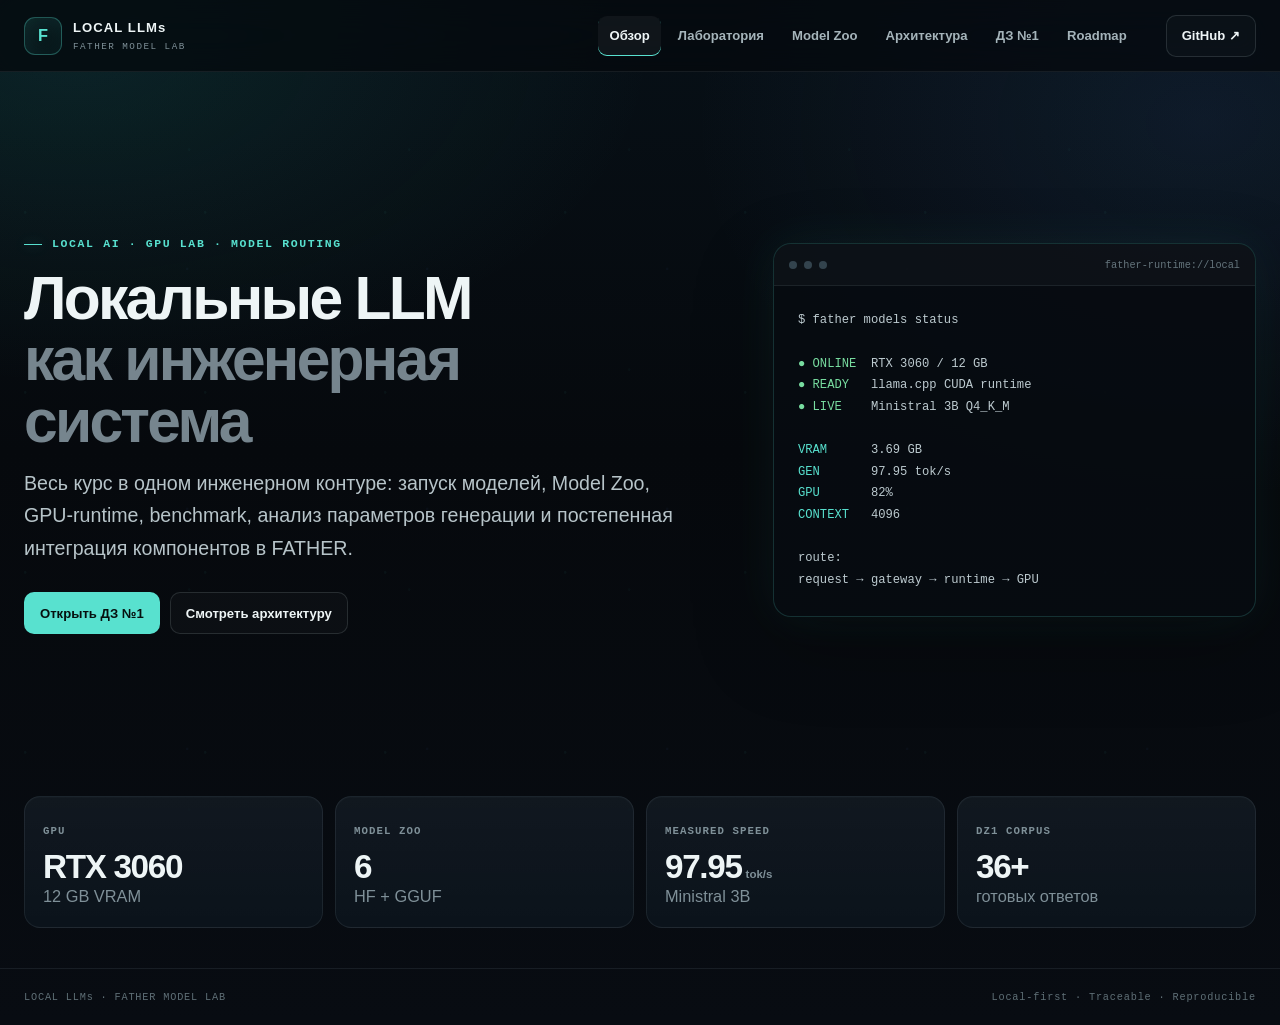
<file: site/index.html>
<!doctype html>
<html lang="ru" data-page="home">
<head>
  <meta charset="utf-8">
  <meta name="viewport" content="width=device-width,initial-scale=1">
  <meta name="theme-color" content="#06090d">
  <meta name="description" content="Local LLMs · FATHER Model Lab">
  <link rel="icon" href="./favicon.svg?v=2" type="image/svg+xml">
  <link rel="shortcut icon" href="./favicon.svg?v=2" type="image/svg+xml">
  <title>Обзор · Local LLMs</title>
  <link rel="stylesheet" href="./assets/css/tokens.css">
  <link rel="stylesheet" href="./assets/css/base.css">
  <link rel="stylesheet" href="./assets/css/components.css">
  <link rel="stylesheet" href="./assets/css/pages.css">
</head>
<body>
<header class="site-header">
  <div class="shell header-inner">
    <a class="brand" href="./index.html" aria-label="Local LLMs home">
      <span class="brand-mark">F</span>
      <span>
        <strong>LOCAL LLMs</strong>
        <small>FATHER MODEL LAB</small>
      </span>
    </a>
    <nav class="nav" aria-label="Основная навигация">
      <a data-nav="home" href="./index.html">Обзор</a>
      <a data-nav="lab" href="./lab.html">Лаборатория</a>
      <a data-nav="models" href="./models.html">Model Zoo</a>
      <a data-nav="architecture" href="./architecture.html">Архитектура</a>
      <a data-nav="dz1" href="./dz1.html">ДЗ №1</a>
      <a data-nav="roadmap" href="./roadmap.html">Roadmap</a>
    </nav>
    <a class="button header-github" href="https://github.com/VictorKVS/Local-LLMs" target="_blank" rel="noreferrer">GitHub ↗</a>
  </div>
</header>
<main>
  <section class="shell hero">
    <div>
      <div class="eyebrow">Local AI · GPU Lab · Model Routing</div>
      <h1>Локальные LLM<br><span>как инженерная система</span></h1>
      <p class="lead">Весь курс в одном инженерном контуре: запуск моделей, Model Zoo, GPU-runtime, benchmark, анализ параметров генерации и постепенная интеграция компонентов в FATHER.</p>
      <div class="button-row" style="margin-top:28px">
        <a class="button button-primary" href="./dz1.html">Открыть ДЗ №1</a>
        <a class="button" href="./architecture.html">Смотреть архитектуру</a>
      </div>
    </div>

    <div class="hero-console" aria-label="Runtime telemetry preview">
      <div class="console-bar">
        <span class="console-dot"></span><span class="console-dot"></span><span class="console-dot"></span>
        <span class="console-title">father-runtime://local</span>
      </div>
      <pre>$ father models status

<span class="ok">● ONLINE</span>  RTX 3060 / 12 GB
<span class="ok">● READY</span>   llama.cpp CUDA runtime
<span class="ok">● LIVE</span>    Ministral 3B Q4_K_M

<span class="key">VRAM</span>      3.69 GB
<span class="key">GEN</span>       97.95 tok/s
<span class="key">GPU</span>       82%
<span class="key">CONTEXT</span>   4096

route:
request → gateway → runtime → GPU</pre>
    </div>
  </section>

  <section class="shell home-metrics" aria-label="Ключевые показатели">
    <article class="card"><span class="label">GPU</span><strong class="metric-value">RTX 3060</strong><span class="muted">12 GB VRAM</span></article>
    <article class="card"><span class="label">Model Zoo</span><strong class="metric-value">6</strong><span class="muted">HF + GGUF</span></article>
    <article class="card"><span class="label">Measured speed</span><strong class="metric-value">97.95<span class="metric-unit">tok/s</span></strong><span class="muted">Ministral 3B</span></article>
    <article class="card"><span class="label">DZ1 corpus</span><strong class="metric-value">36+</strong><span class="muted">готовых ответов</span></article>
  </section>
</main>
<footer class="site-footer">
  <div class="shell footer-inner">
    <span>LOCAL LLMs · FATHER MODEL LAB</span>
    <span>Local-first · Traceable · Reproducible</span>
  </div>
</footer>
<script src="./assets/js/app.js"></script>
</body>
</html>
</file>
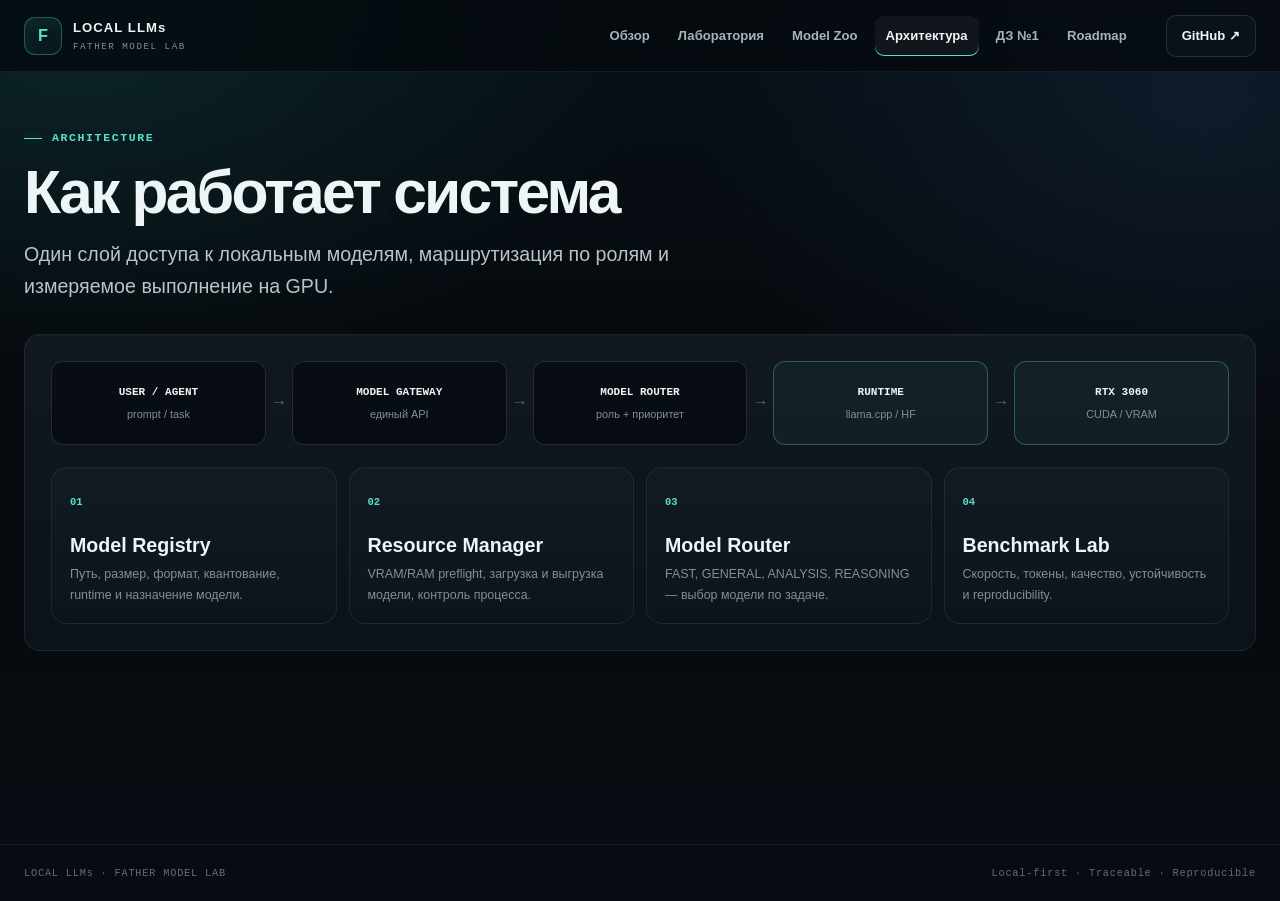
<file: site/architecture.html>
<!doctype html>
<html lang="ru" data-page="architecture">
<head>
  <meta charset="utf-8">
  <meta name="viewport" content="width=device-width,initial-scale=1">
  <meta name="theme-color" content="#06090d">
  <meta name="description" content="Local LLMs · FATHER Model Lab">
  <link rel="icon" href="./favicon.svg?v=2" type="image/svg+xml">
  <link rel="shortcut icon" href="./favicon.svg?v=2" type="image/svg+xml">
  <title>Архитектура · Local LLMs</title>
  <link rel="stylesheet" href="./assets/css/tokens.css">
  <link rel="stylesheet" href="./assets/css/base.css">
  <link rel="stylesheet" href="./assets/css/components.css">
  <link rel="stylesheet" href="./assets/css/pages.css">
</head>
<body>
<header class="site-header">
  <div class="shell header-inner">
    <a class="brand" href="./index.html" aria-label="Local LLMs home">
      <span class="brand-mark">F</span>
      <span>
        <strong>LOCAL LLMs</strong>
        <small>FATHER MODEL LAB</small>
      </span>
    </a>
    <nav class="nav" aria-label="Основная навигация">
      <a data-nav="home" href="./index.html">Обзор</a>
      <a data-nav="lab" href="./lab.html">Лаборатория</a>
      <a data-nav="models" href="./models.html">Model Zoo</a>
      <a data-nav="architecture" href="./architecture.html">Архитектура</a>
      <a data-nav="dz1" href="./dz1.html">ДЗ №1</a>
      <a data-nav="roadmap" href="./roadmap.html">Roadmap</a>
    </nav>
    <a class="button header-github" href="https://github.com/VictorKVS/Local-LLMs" target="_blank" rel="noreferrer">GitHub ↗</a>
  </div>
</header>
<main class="shell page">
  <div class="page-head">
    <div class="page-copy">
      <div class="eyebrow">Architecture</div>
      <h1>Как работает система</h1>
      <p class="lead">Один слой доступа к локальным моделям, маршрутизация по ролям и измеряемое выполнение на GPU.</p>
    </div>
  </div>

  <section class="card arch-board">
    <div class="arch-flow">
      <div class="arch-node"><strong>USER / AGENT</strong><small>prompt / task</small></div><span class="arch-arrow">→</span>
      <div class="arch-node"><strong>MODEL GATEWAY</strong><small>единый API</small></div><span class="arch-arrow">→</span>
      <div class="arch-node"><strong>MODEL ROUTER</strong><small>роль + приоритет</small></div><span class="arch-arrow">→</span>
      <div class="arch-node accent"><strong>RUNTIME</strong><small>llama.cpp / HF</small></div><span class="arch-arrow">→</span>
      <div class="arch-node accent"><strong>RTX 3060</strong><small>CUDA / VRAM</small></div>
    </div>

    <div class="arch-caps">
      <article class="card arch-cap"><span class="cap-no">01</span><h3>Model Registry</h3><p>Путь, размер, формат, квантование, runtime и назначение модели.</p></article>
      <article class="card arch-cap"><span class="cap-no">02</span><h3>Resource Manager</h3><p>VRAM/RAM preflight, загрузка и выгрузка модели, контроль процесса.</p></article>
      <article class="card arch-cap"><span class="cap-no">03</span><h3>Model Router</h3><p>FAST, GENERAL, ANALYSIS, REASONING — выбор модели по задаче.</p></article>
      <article class="card arch-cap"><span class="cap-no">04</span><h3>Benchmark Lab</h3><p>Скорость, токены, качество, устойчивость и reproducibility.</p></article>
    </div>
  </section>
</main>
<footer class="site-footer">
  <div class="shell footer-inner">
    <span>LOCAL LLMs · FATHER MODEL LAB</span>
    <span>Local-first · Traceable · Reproducible</span>
  </div>
</footer>
<script src="./assets/js/app.js"></script>
</body>
</html>
</file>
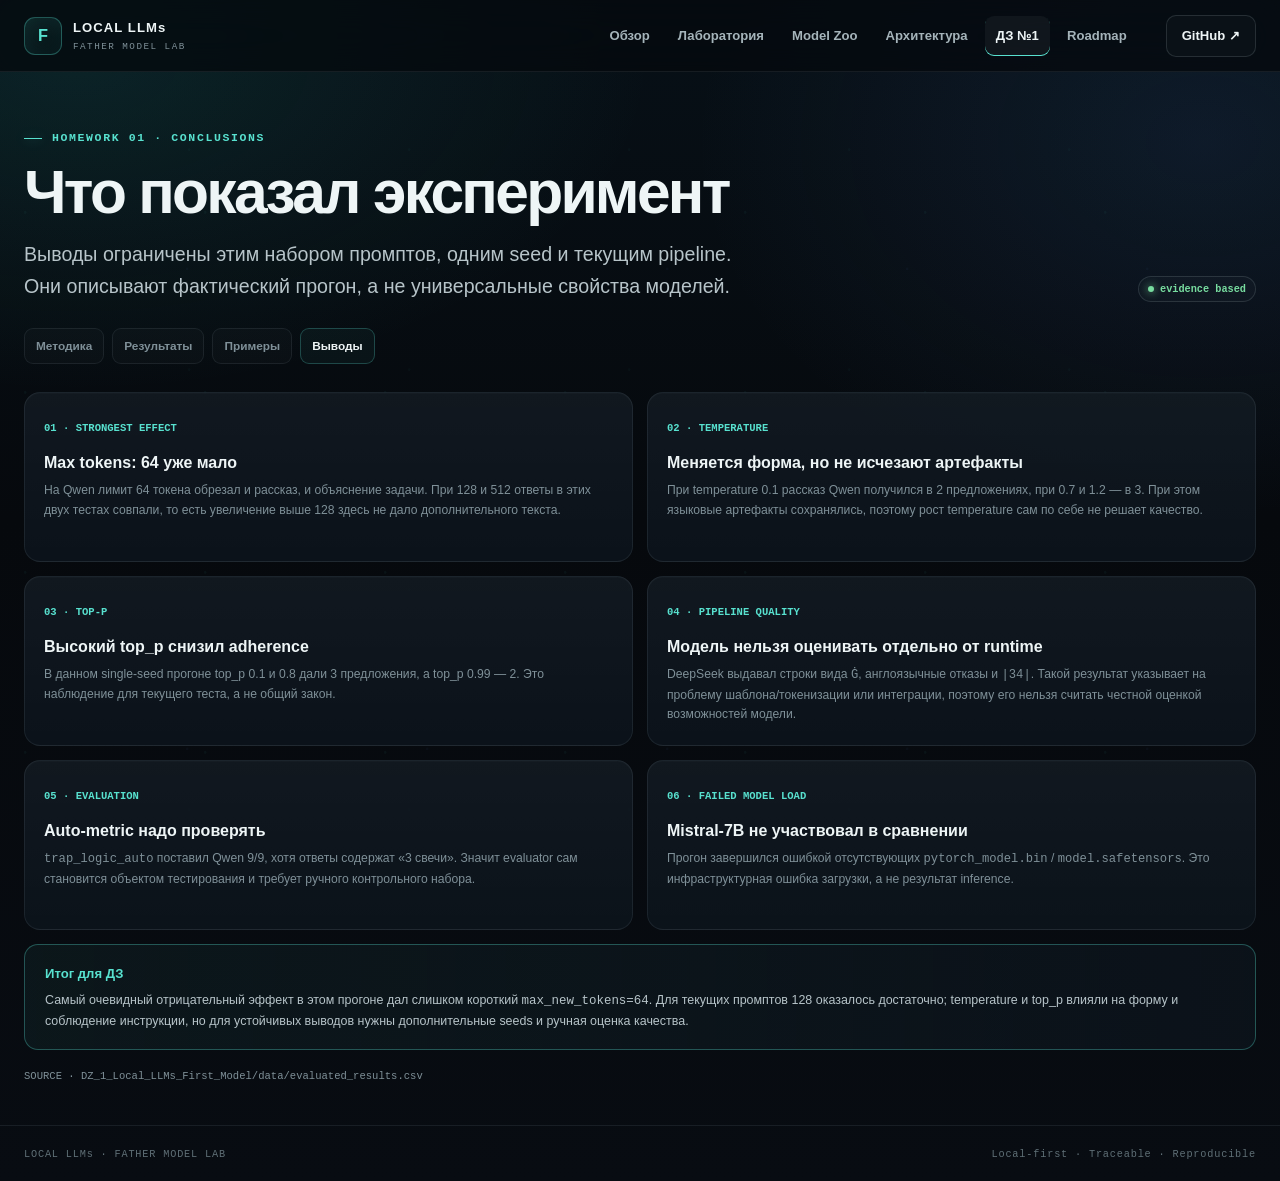
<file: site/dz1-conclusions.html>
<!doctype html>
<html lang="ru" data-page="dz1">
<head>
  <meta charset="utf-8">
  <meta name="viewport" content="width=device-width,initial-scale=1">
  <meta name="theme-color" content="#06090d">
  <meta name="description" content="Local LLMs · FATHER Model Lab">
  <link rel="icon" href="./favicon.svg?v=2" type="image/svg+xml">
  <link rel="shortcut icon" href="./favicon.svg?v=2" type="image/svg+xml">
  <title>ДЗ №1 · Выводы · Local LLMs</title>
  <link rel="stylesheet" href="./assets/css/tokens.css">
  <link rel="stylesheet" href="./assets/css/base.css">
  <link rel="stylesheet" href="./assets/css/components.css">
  <link rel="stylesheet" href="./assets/css/pages.css">
  <link rel="stylesheet" href="./assets/css/dz1-report.css">
</head>
<body>
<header class="site-header">
  <div class="shell header-inner">
    <a class="brand" href="./index.html" aria-label="Local LLMs home">
      <span class="brand-mark">F</span>
      <span><strong>LOCAL LLMs</strong><small>FATHER MODEL LAB</small></span>
    </a>
    <nav class="nav" aria-label="Основная навигация">
      <a data-nav="home" href="./index.html">Обзор</a>
      <a data-nav="lab" href="./lab.html">Лаборатория</a>
      <a data-nav="models" href="./models.html">Model Zoo</a>
      <a data-nav="architecture" href="./architecture.html">Архитектура</a>
      <a data-nav="dz1" href="./dz1.html">ДЗ №1</a>
      <a data-nav="roadmap" href="./roadmap.html">Roadmap</a>
    </nav>
    <a class="button header-github" href="https://github.com/VictorKVS/Local-LLMs" target="_blank" rel="noreferrer">GitHub ↗</a>
  </div>
</header>
<main class="shell page">
  <div class="page-head">
    <div class="page-copy">
      <div class="eyebrow">Homework 01 · Conclusions</div>
      <h1>Что показал эксперимент</h1>
      <p class="lead">Выводы ограничены этим набором промптов, одним seed и текущим pipeline. Они описывают фактический прогон, а не универсальные свойства моделей.</p>
    </div>
    <span class="badge badge-live">evidence based</span>
  </div>
  <nav class="dz-subnav" aria-label="Разделы ДЗ №1">
  <a  href="./dz1.html">Методика</a>
  <a  href="./dz1-results.html">Результаты</a>
  <a  href="./dz1-examples.html">Примеры</a>
  <a aria-current="page" href="./dz1-conclusions.html">Выводы</a>
</nav>

  <section class="conclusion-grid">
    <article class="card conclusion">
      <span class="rank">01 · STRONGEST EFFECT</span>
      <h3>Max tokens: 64 уже мало</h3>
      <p>На Qwen лимит 64 токена обрезал и рассказ, и объяснение задачи. При 128 и 512 ответы в этих двух тестах совпали, то есть увеличение выше 128 здесь не дало дополнительного текста.</p>
    </article>

    <article class="card conclusion">
      <span class="rank">02 · TEMPERATURE</span>
      <h3>Меняется форма, но не исчезают артефакты</h3>
      <p>При temperature 0.1 рассказ Qwen получился в 2 предложениях, при 0.7 и 1.2 — в 3. При этом языковые артефакты сохранялись, поэтому рост temperature сам по себе не решает качество.</p>
    </article>

    <article class="card conclusion">
      <span class="rank">03 · TOP-P</span>
      <h3>Высокий top_p снизил adherence</h3>
      <p>В данном single-seed прогоне top_p 0.1 и 0.8 дали 3 предложения, а top_p 0.99 — 2. Это наблюдение для текущего теста, а не общий закон.</p>
    </article>

    <article class="card conclusion">
      <span class="rank">04 · PIPELINE QUALITY</span>
      <h3>Модель нельзя оценивать отдельно от runtime</h3>
      <p>DeepSeek выдавал строки вида <span class="mono">Ġ</span>, англоязычные отказы и <span class="mono">|34|</span>. Такой результат указывает на проблему шаблона/токенизации или интеграции, поэтому его нельзя считать честной оценкой возможностей модели.</p>
    </article>

    <article class="card conclusion">
      <span class="rank">05 · EVALUATION</span>
      <h3>Auto-metric надо проверять</h3>
      <p><span class="mono">trap_logic_auto</span> поставил Qwen 9/9, хотя ответы содержат «3 свечи». Значит evaluator сам становится объектом тестирования и требует ручного контрольного набора.</p>
    </article>

    <article class="card conclusion">
      <span class="rank">06 · FAILED MODEL LOAD</span>
      <h3>Mistral-7B не участвовал в сравнении</h3>
      <p>Прогон завершился ошибкой отсутствующих <span class="mono">pytorch_model.bin</span> / <span class="mono">model.safetensors</span>. Это инфраструктурная ошибка загрузки, а не результат inference.</p>
    </article>
  </section>

  <section class="takeaway">
    <strong>Итог для ДЗ</strong>
    <p>Самый очевидный отрицательный эффект в этом прогоне дал слишком короткий <span class="mono">max_new_tokens=64</span>. Для текущих промптов 128 оказалось достаточно; temperature и top_p влияли на форму и соблюдение инструкции, но для устойчивых выводов нужны дополнительные seeds и ручная оценка качества.</p>
  </section>

  <div class="source-line">SOURCE · DZ_1_Local_LLMs_First_Model/data/evaluated_results.csv</div>
</main>
<footer class="site-footer"><div class="shell footer-inner">
  <span>LOCAL LLMs · FATHER MODEL LAB</span>
  <span>Local-first · Traceable · Reproducible</span>
</div></footer>
<script src="./assets/js/app.js"></script>
</body></html>
</file>
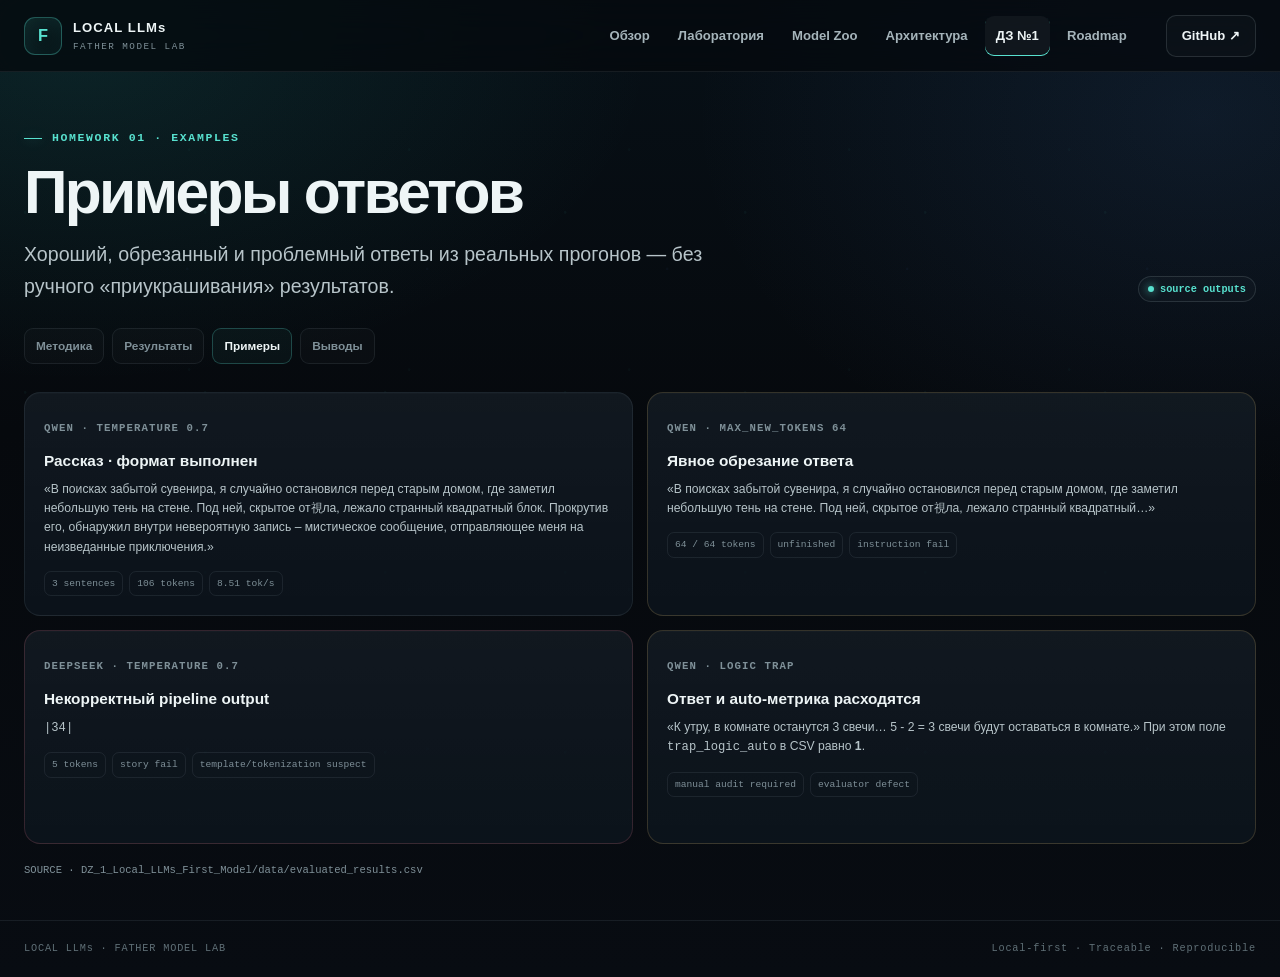
<file: site/dz1-examples.html>
<!doctype html>
<html lang="ru" data-page="dz1">
<head>
  <meta charset="utf-8">
  <meta name="viewport" content="width=device-width,initial-scale=1">
  <meta name="theme-color" content="#06090d">
  <meta name="description" content="Local LLMs · FATHER Model Lab">
  <link rel="icon" href="./favicon.svg?v=2" type="image/svg+xml">
  <link rel="shortcut icon" href="./favicon.svg?v=2" type="image/svg+xml">
  <title>ДЗ №1 · Примеры · Local LLMs</title>
  <link rel="stylesheet" href="./assets/css/tokens.css">
  <link rel="stylesheet" href="./assets/css/base.css">
  <link rel="stylesheet" href="./assets/css/components.css">
  <link rel="stylesheet" href="./assets/css/pages.css">
  <link rel="stylesheet" href="./assets/css/dz1-report.css">
</head>
<body>
<header class="site-header">
  <div class="shell header-inner">
    <a class="brand" href="./index.html" aria-label="Local LLMs home">
      <span class="brand-mark">F</span>
      <span><strong>LOCAL LLMs</strong><small>FATHER MODEL LAB</small></span>
    </a>
    <nav class="nav" aria-label="Основная навигация">
      <a data-nav="home" href="./index.html">Обзор</a>
      <a data-nav="lab" href="./lab.html">Лаборатория</a>
      <a data-nav="models" href="./models.html">Model Zoo</a>
      <a data-nav="architecture" href="./architecture.html">Архитектура</a>
      <a data-nav="dz1" href="./dz1.html">ДЗ №1</a>
      <a data-nav="roadmap" href="./roadmap.html">Roadmap</a>
    </nav>
    <a class="button header-github" href="https://github.com/VictorKVS/Local-LLMs" target="_blank" rel="noreferrer">GitHub ↗</a>
  </div>
</header>
<main class="shell page">
  <div class="page-head">
    <div class="page-copy">
      <div class="eyebrow">Homework 01 · Examples</div>
      <h1>Примеры ответов</h1>
      <p class="lead">Хороший, обрезанный и проблемный ответы из реальных прогонов — без ручного «приукрашивания» результатов.</p>
    </div>
    <span class="badge badge-mint">source outputs</span>
  </div>
  <nav class="dz-subnav" aria-label="Разделы ДЗ №1">
  <a  href="./dz1.html">Методика</a>
  <a  href="./dz1-results.html">Результаты</a>
  <a aria-current="page" href="./dz1-examples.html">Примеры</a>
  <a  href="./dz1-conclusions.html">Выводы</a>
</nav>

  <section class="example-grid">
    <article class="card example-card">
      <span class="label">Qwen · temperature 0.7</span>
      <h3>Рассказ · формат выполнен</h3>
      <p class="example-text">«В поисках забытой сувенира, я случайно остановился перед старым домом, где заметил небольшую тень на стене. Под ней, скрытое от視ла, лежало странный квадратный блок. Прокрутив его, обнаружил внутри невероятную запись – мистическое сообщение, отправляющее меня на неизведанные приключения.»</p>
      <div class="example-meta"><span>3 sentences</span><span>106 tokens</span><span>8.51 tok/s</span></div>
    </article>

    <article class="card example-card warn">
      <span class="label">Qwen · max_new_tokens 64</span>
      <h3>Явное обрезание ответа</h3>
      <p class="example-text">«В поисках забытой сувенира, я случайно остановился перед старым домом, где заметил небольшую тень на стене. Под ней, скрытое от視ла, лежало странный квадратный…»</p>
      <div class="example-meta"><span>64 / 64 tokens</span><span>unfinished</span><span>instruction fail</span></div>
    </article>

    <article class="card example-card bad">
      <span class="label">DeepSeek · temperature 0.7</span>
      <h3>Некорректный pipeline output</h3>
      <p class="example-text"><span class="mono">|34|</span></p>
      <div class="example-meta"><span>5 tokens</span><span>story fail</span><span>template/tokenization suspect</span></div>
    </article>

    <article class="card example-card warn">
      <span class="label">Qwen · logic trap</span>
      <h3>Ответ и auto-метрика расходятся</h3>
      <p class="example-text">«К утру, в комнате останутся 3 свечи… 5 - 2 = 3 свечи будут оставаться в комнате.» При этом поле <span class="mono">trap_logic_auto</span> в CSV равно <strong>1</strong>.</p>
      <div class="example-meta"><span>manual audit required</span><span>evaluator defect</span></div>
    </article>
  </section>

  <div class="source-line">SOURCE · DZ_1_Local_LLMs_First_Model/data/evaluated_results.csv</div>
</main>
<footer class="site-footer"><div class="shell footer-inner">
  <span>LOCAL LLMs · FATHER MODEL LAB</span>
  <span>Local-first · Traceable · Reproducible</span>
</div></footer>
<script src="./assets/js/app.js"></script>
</body></html>
</file>
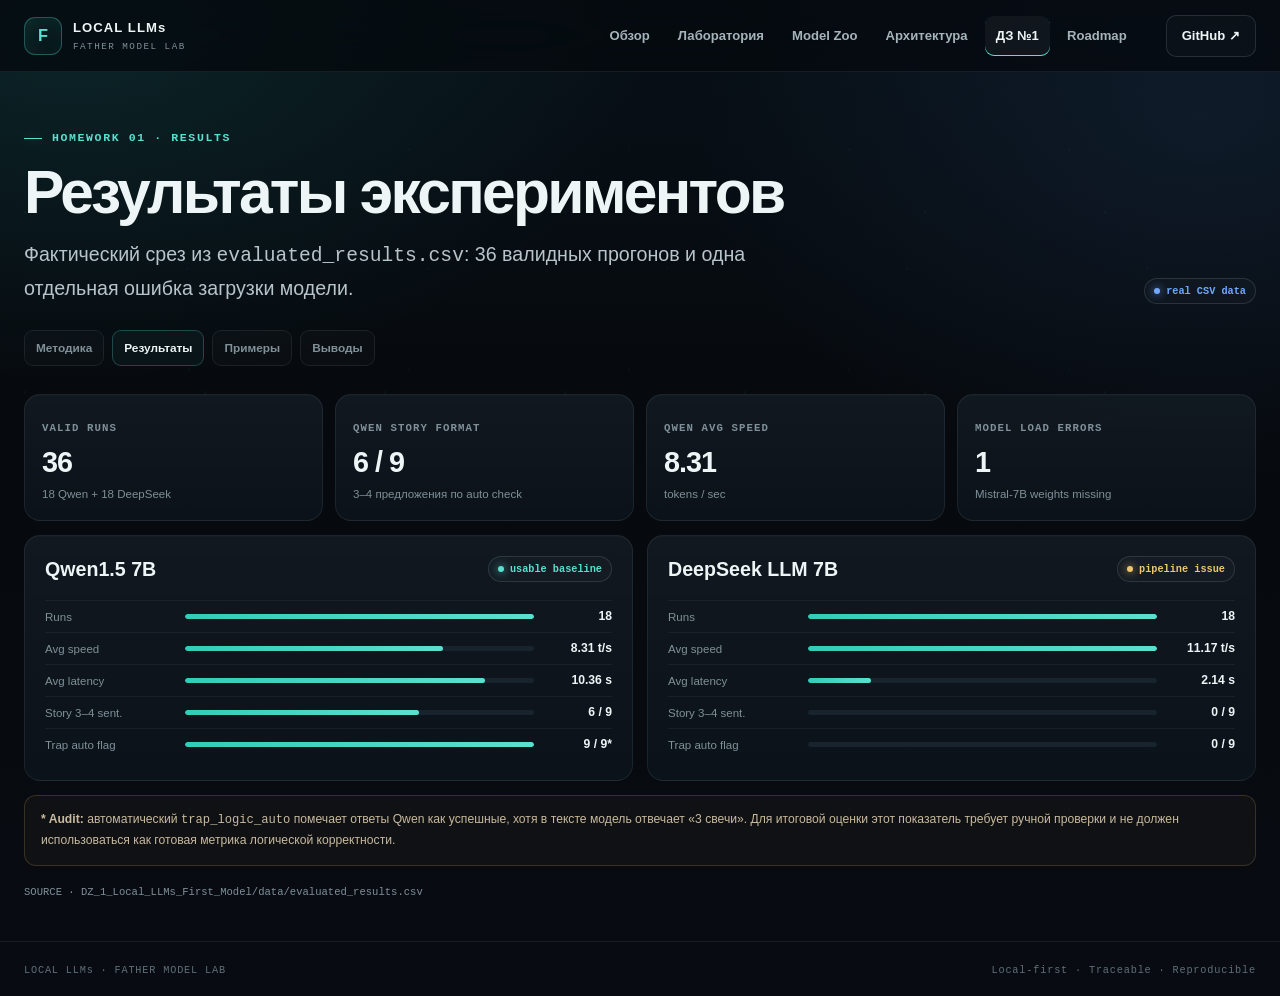
<file: site/dz1-results.html>
<!doctype html>
<html lang="ru" data-page="dz1">
<head>
  <meta charset="utf-8">
  <meta name="viewport" content="width=device-width,initial-scale=1">
  <meta name="theme-color" content="#06090d">
  <meta name="description" content="Local LLMs · FATHER Model Lab">
  <link rel="icon" href="./favicon.svg?v=2" type="image/svg+xml">
  <link rel="shortcut icon" href="./favicon.svg?v=2" type="image/svg+xml">
  <title>ДЗ №1 · Результаты · Local LLMs</title>
  <link rel="stylesheet" href="./assets/css/tokens.css">
  <link rel="stylesheet" href="./assets/css/base.css">
  <link rel="stylesheet" href="./assets/css/components.css">
  <link rel="stylesheet" href="./assets/css/pages.css">
  <link rel="stylesheet" href="./assets/css/dz1-report.css">
</head>
<body>
<header class="site-header">
  <div class="shell header-inner">
    <a class="brand" href="./index.html" aria-label="Local LLMs home">
      <span class="brand-mark">F</span>
      <span><strong>LOCAL LLMs</strong><small>FATHER MODEL LAB</small></span>
    </a>
    <nav class="nav" aria-label="Основная навигация">
      <a data-nav="home" href="./index.html">Обзор</a>
      <a data-nav="lab" href="./lab.html">Лаборатория</a>
      <a data-nav="models" href="./models.html">Model Zoo</a>
      <a data-nav="architecture" href="./architecture.html">Архитектура</a>
      <a data-nav="dz1" href="./dz1.html">ДЗ №1</a>
      <a data-nav="roadmap" href="./roadmap.html">Roadmap</a>
    </nav>
    <a class="button header-github" href="https://github.com/VictorKVS/Local-LLMs" target="_blank" rel="noreferrer">GitHub ↗</a>
  </div>
</header>
<main class="shell page">
  <div class="page-head">
    <div class="page-copy">
      <div class="eyebrow">Homework 01 · Results</div>
      <h1>Результаты экспериментов</h1>
      <p class="lead">Фактический срез из <span class="mono">evaluated_results.csv</span>: 36 валидных прогонов и одна отдельная ошибка загрузки модели.</p>
    </div>
    <span class="badge badge-info">real CSV data</span>
  </div>
  <nav class="dz-subnav" aria-label="Разделы ДЗ №1">
  <a  href="./dz1.html">Методика</a>
  <a aria-current="page" href="./dz1-results.html">Результаты</a>
  <a  href="./dz1-examples.html">Примеры</a>
  <a  href="./dz1-conclusions.html">Выводы</a>
</nav>

  <section class="result-kpis">
    <article class="card result-kpi"><span class="label">Valid runs</span><strong>36</strong><small>18 Qwen + 18 DeepSeek</small></article>
    <article class="card result-kpi"><span class="label">Qwen story format</span><strong>6 / 9</strong><small>3–4 предложения по auto check</small></article>
    <article class="card result-kpi"><span class="label">Qwen avg speed</span><strong>8.31</strong><small>tokens / sec</small></article>
    <article class="card result-kpi"><span class="label">Model load errors</span><strong>1</strong><small>Mistral-7B weights missing</small></article>
  </section>

  <section class="compare-grid">
    <article class="card compare-card">
      <div class="compare-head"><h3>Qwen1.5 7B</h3><span class="badge badge-mint">usable baseline</span></div>
      <div class="compare-row"><span>Runs</span><div class="mini-meter"><i style="width:100%"></i></div><b>18</b></div>
      <div class="compare-row"><span>Avg speed</span><div class="mini-meter"><i style="width:74%"></i></div><b>8.31 t/s</b></div>
      <div class="compare-row"><span>Avg latency</span><div class="mini-meter"><i style="width:86%"></i></div><b>10.36 s</b></div>
      <div class="compare-row"><span>Story 3–4 sent.</span><div class="mini-meter"><i style="width:67%"></i></div><b>6 / 9</b></div>
      <div class="compare-row"><span>Trap auto flag</span><div class="mini-meter"><i style="width:100%"></i></div><b>9 / 9*</b></div>
    </article>

    <article class="card compare-card">
      <div class="compare-head"><h3>DeepSeek LLM 7B</h3><span class="badge badge-ready">pipeline issue</span></div>
      <div class="compare-row"><span>Runs</span><div class="mini-meter"><i style="width:100%"></i></div><b>18</b></div>
      <div class="compare-row"><span>Avg speed</span><div class="mini-meter"><i style="width:100%"></i></div><b>11.17 t/s</b></div>
      <div class="compare-row"><span>Avg latency</span><div class="mini-meter"><i style="width:18%"></i></div><b>2.14 s</b></div>
      <div class="compare-row"><span>Story 3–4 sent.</span><div class="mini-meter"><i style="width:0%"></i></div><b>0 / 9</b></div>
      <div class="compare-row"><span>Trap auto flag</span><div class="mini-meter"><i style="width:0%"></i></div><b>0 / 9</b></div>
    </article>
  </section>

  <div class="audit-note"><strong>* Audit:</strong> автоматический <span class="mono">trap_logic_auto</span> помечает ответы Qwen как успешные, хотя в тексте модель отвечает «3 свечи». Для итоговой оценки этот показатель требует ручной проверки и не должен использоваться как готовая метрика логической корректности.</div>
  <div class="source-line">SOURCE · DZ_1_Local_LLMs_First_Model/data/evaluated_results.csv</div>
</main>
<footer class="site-footer"><div class="shell footer-inner">
  <span>LOCAL LLMs · FATHER MODEL LAB</span>
  <span>Local-first · Traceable · Reproducible</span>
</div></footer>
<script src="./assets/js/app.js"></script>
</body></html>
</file>
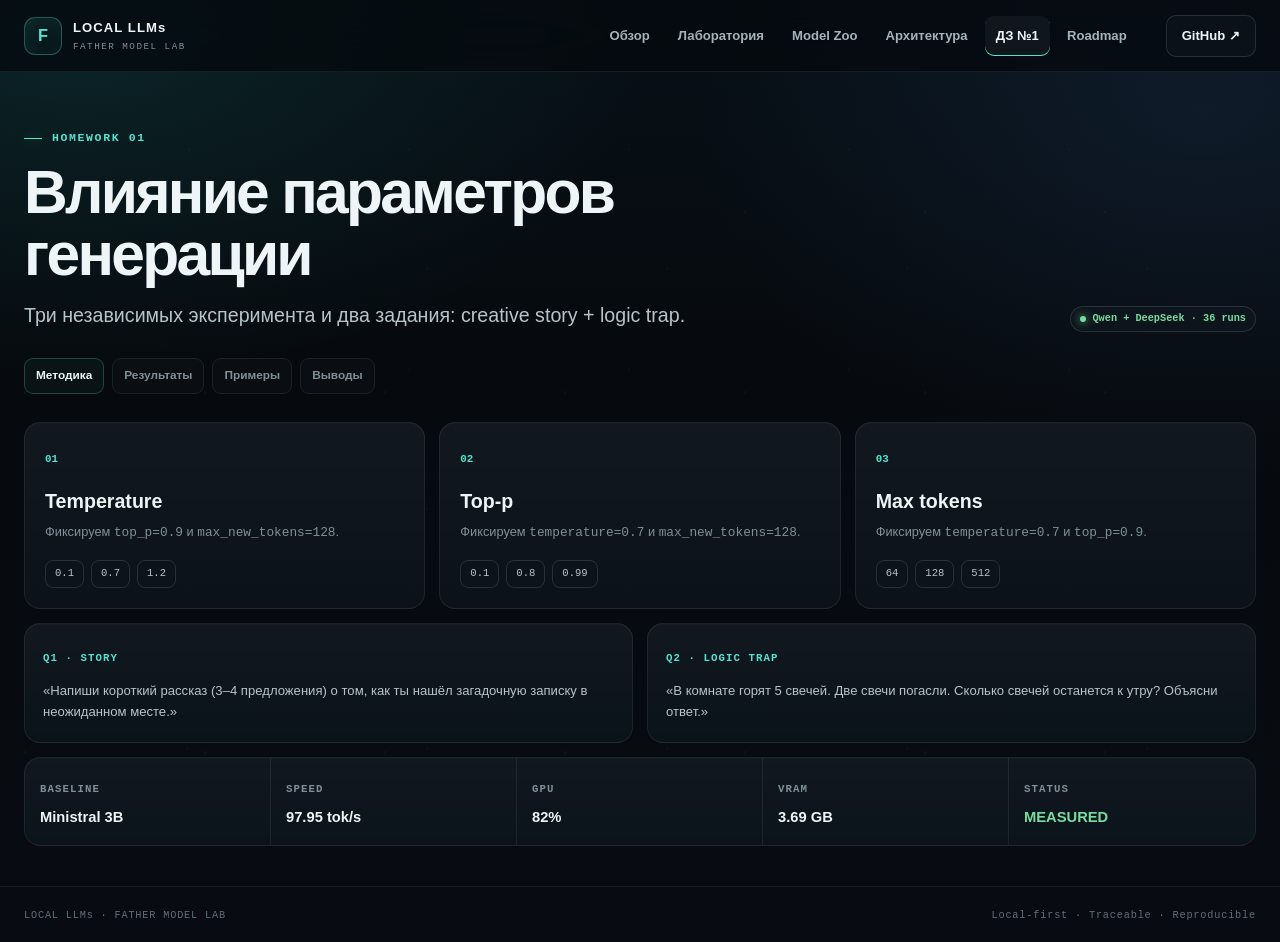
<file: site/dz1.html>
<!doctype html>
<html lang="ru" data-page="dz1">
<head>
  <meta charset="utf-8">
  <meta name="viewport" content="width=device-width,initial-scale=1">
  <meta name="theme-color" content="#06090d">
  <meta name="description" content="Local LLMs · FATHER Model Lab">
  <link rel="icon" href="./favicon.svg?v=2" type="image/svg+xml">
  <link rel="shortcut icon" href="./favicon.svg?v=2" type="image/svg+xml">
  <title>ДЗ №1 · Local LLMs</title>
  <link rel="stylesheet" href="./assets/css/tokens.css">
  <link rel="stylesheet" href="./assets/css/base.css">
  <link rel="stylesheet" href="./assets/css/components.css">
  <link rel="stylesheet" href="./assets/css/pages.css">
  <link rel="stylesheet" href="./assets/css/dz1-report.css">
</head>
<body>
<header class="site-header">
  <div class="shell header-inner">
    <a class="brand" href="./index.html" aria-label="Local LLMs home">
      <span class="brand-mark">F</span>
      <span>
        <strong>LOCAL LLMs</strong>
        <small>FATHER MODEL LAB</small>
      </span>
    </a>
    <nav class="nav" aria-label="Основная навигация">
      <a data-nav="home" href="./index.html">Обзор</a>
      <a data-nav="lab" href="./lab.html">Лаборатория</a>
      <a data-nav="models" href="./models.html">Model Zoo</a>
      <a data-nav="architecture" href="./architecture.html">Архитектура</a>
      <a data-nav="dz1" href="./dz1.html">ДЗ №1</a>
      <a data-nav="roadmap" href="./roadmap.html">Roadmap</a>
    </nav>
    <a class="button header-github" href="https://github.com/VictorKVS/Local-LLMs" target="_blank" rel="noreferrer">GitHub ↗</a>
  </div>
</header>
<main class="shell page">
  <div class="page-head">
    <div class="page-copy">
      <div class="eyebrow">Homework 01</div>
      <h1>Влияние параметров генерации</h1>
      <p class="lead">Три независимых эксперимента и два задания: creative story + logic trap.</p>
    </div>
    <span class="badge badge-live">Qwen + DeepSeek · 36 runs</span>
  </div>

  <nav class="dz-subnav" aria-label="Разделы ДЗ №1">
    <a aria-current="page" href="./dz1.html">Методика</a>
    <a href="./dz1-results.html">Результаты</a>
    <a href="./dz1-examples.html">Примеры</a>
    <a href="./dz1-conclusions.html">Выводы</a>
  </nav>

  <section class="experiment-grid">
    <article class="card experiment"><span class="no">01</span><h3>Temperature</h3><p>Фиксируем <code>top_p=0.9</code> и <code>max_new_tokens=128</code>.</p><div class="chips"><span class="chip">0.1</span><span class="chip">0.7</span><span class="chip">1.2</span></div></article>
    <article class="card experiment"><span class="no">02</span><h3>Top-p</h3><p>Фиксируем <code>temperature=0.7</code> и <code>max_new_tokens=128</code>.</p><div class="chips"><span class="chip">0.1</span><span class="chip">0.8</span><span class="chip">0.99</span></div></article>
    <article class="card experiment"><span class="no">03</span><h3>Max tokens</h3><p>Фиксируем <code>temperature=0.7</code> и <code>top_p=0.9</code>.</p><div class="chips"><span class="chip">64</span><span class="chip">128</span><span class="chip">512</span></div></article>
  </section>

  <section class="question-grid">
    <article class="card question"><span class="label">Q1 · Story</span><p>«Напиши короткий рассказ (3–4 предложения) о том, как ты нашёл загадочную записку в неожиданном месте.»</p></article>
    <article class="card question"><span class="label">Q2 · Logic trap</span><p>«В комнате горят 5 свечей. Две свечи погасли. Сколько свечей останется к утру? Объясни ответ.»</p></article>
  </section>

  <section class="card result-strip" aria-label="Measured baseline">
    <div><span class="label">Baseline</span><strong>Ministral 3B</strong></div>
    <div><span class="label">Speed</span><strong>97.95 tok/s</strong></div>
    <div><span class="label">GPU</span><strong>82%</strong></div>
    <div><span class="label">VRAM</span><strong>3.69 GB</strong></div>
    <div><span class="label">Status</span><strong style="color:var(--green)">MEASURED</strong></div>
  </section>
</main>
<footer class="site-footer">
  <div class="shell footer-inner">
    <span>LOCAL LLMs · FATHER MODEL LAB</span>
    <span>Local-first · Traceable · Reproducible</span>
  </div>
</footer>
<script src="./assets/js/app.js"></script>
</body>
</html>
</file>
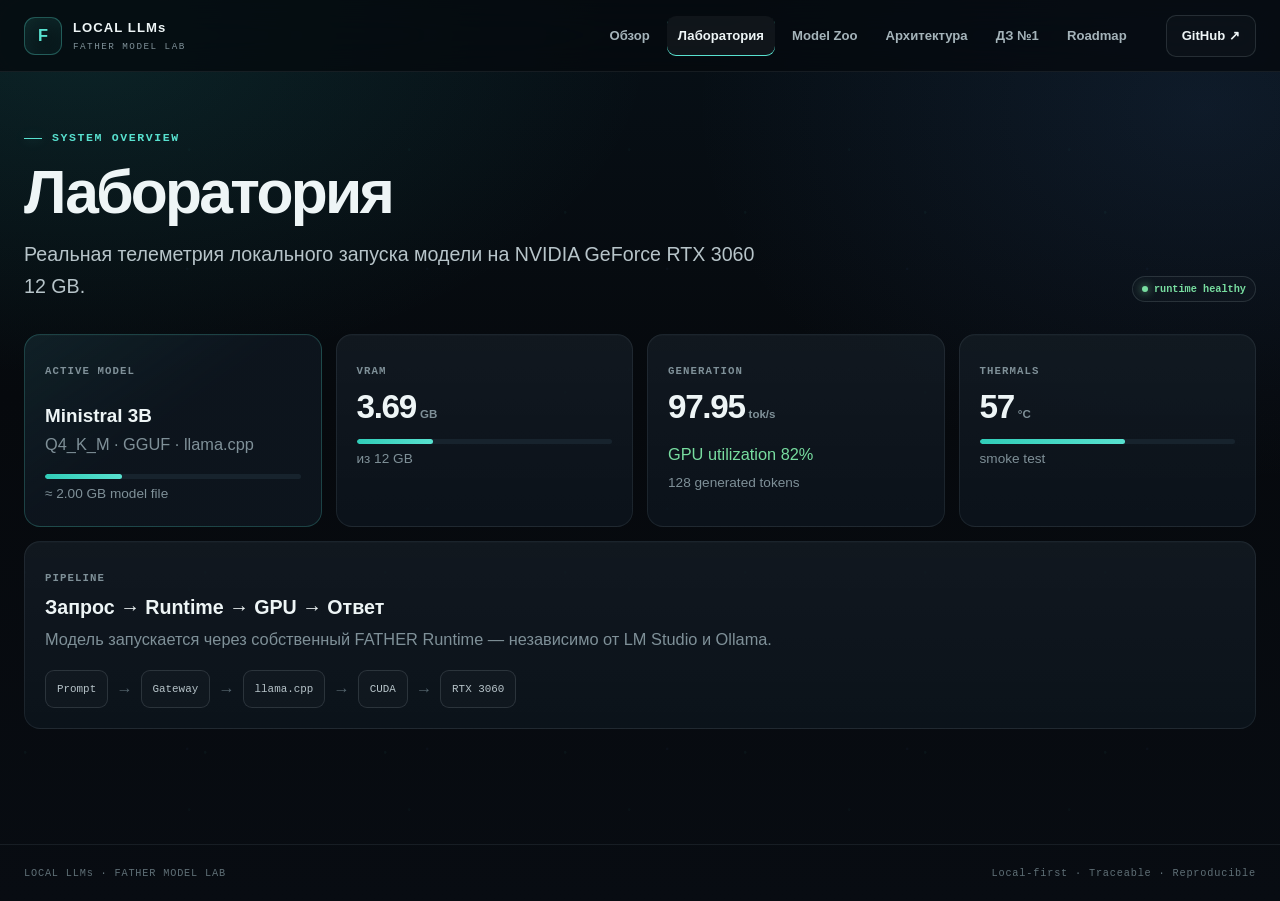
<file: site/lab.html>
<!doctype html>
<html lang="ru" data-page="lab">
<head>
  <meta charset="utf-8">
  <meta name="viewport" content="width=device-width,initial-scale=1">
  <meta name="theme-color" content="#06090d">
  <meta name="description" content="Local LLMs · FATHER Model Lab">
  <link rel="icon" href="./favicon.svg?v=2" type="image/svg+xml">
  <link rel="shortcut icon" href="./favicon.svg?v=2" type="image/svg+xml">
  <title>Лаборатория · Local LLMs</title>
  <link rel="stylesheet" href="./assets/css/tokens.css">
  <link rel="stylesheet" href="./assets/css/base.css">
  <link rel="stylesheet" href="./assets/css/components.css">
  <link rel="stylesheet" href="./assets/css/pages.css">
</head>
<body>
<header class="site-header">
  <div class="shell header-inner">
    <a class="brand" href="./index.html" aria-label="Local LLMs home">
      <span class="brand-mark">F</span>
      <span>
        <strong>LOCAL LLMs</strong>
        <small>FATHER MODEL LAB</small>
      </span>
    </a>
    <nav class="nav" aria-label="Основная навигация">
      <a data-nav="home" href="./index.html">Обзор</a>
      <a data-nav="lab" href="./lab.html">Лаборатория</a>
      <a data-nav="models" href="./models.html">Model Zoo</a>
      <a data-nav="architecture" href="./architecture.html">Архитектура</a>
      <a data-nav="dz1" href="./dz1.html">ДЗ №1</a>
      <a data-nav="roadmap" href="./roadmap.html">Roadmap</a>
    </nav>
    <a class="button header-github" href="https://github.com/VictorKVS/Local-LLMs" target="_blank" rel="noreferrer">GitHub ↗</a>
  </div>
</header>
<main class="shell page">
  <div class="page-head">
    <div class="page-copy">
      <div class="eyebrow">System Overview</div>
      <h1>Лаборатория</h1>
      <p class="lead">Реальная телеметрия локального запуска модели на NVIDIA GeForce RTX 3060 12 GB.</p>
    </div>
    <span class="badge badge-live">runtime healthy</span>
  </div>

  <section class="lab-grid">
    <article class="card card-accent lab-card">
      <span class="label">Active model</span>
      <h3>Ministral 3B</h3>
      <p>Q4_K_M · GGUF · llama.cpp</p>
      <div class="progress"><i style="width:30%"></i></div>
      <small>≈ 2.00 GB model file</small>
    </article>

    <article class="card lab-card">
      <span class="label">VRAM</span>
      <strong class="metric-value">3.69<span class="metric-unit">GB</span></strong>
      <div class="progress"><i style="width:30%"></i></div>
      <small>из 12 GB</small>
    </article>

    <article class="card lab-card">
      <span class="label">Generation</span>
      <strong class="metric-value">97.95<span class="metric-unit">tok/s</span></strong>
      <p style="color:var(--green);margin:18px 0 0">GPU utilization 82%</p>
      <small>128 generated tokens</small>
    </article>

    <article class="card lab-card">
      <span class="label">Thermals</span>
      <strong class="metric-value">57<span class="metric-unit">°C</span></strong>
      <div class="progress"><i style="width:57%"></i></div>
      <small>smoke test</small>
    </article>
  </section>

  <section class="card pipeline-card">
    <span class="label">Pipeline</span>
    <h3 style="margin:7px 0 0">Запрос → Runtime → GPU → Ответ</h3>
    <p class="muted" style="margin:6px 0 0">Модель запускается через собственный FATHER Runtime — независимо от LM Studio и Ollama.</p>
    <div class="pipeline-row">
      <span class="pipe-node">Prompt</span><span class="pipe-arrow">→</span>
      <span class="pipe-node">Gateway</span><span class="pipe-arrow">→</span>
      <span class="pipe-node">llama.cpp</span><span class="pipe-arrow">→</span>
      <span class="pipe-node">CUDA</span><span class="pipe-arrow">→</span>
      <span class="pipe-node">RTX 3060</span>
    </div>
  </section>
</main>
<footer class="site-footer">
  <div class="shell footer-inner">
    <span>LOCAL LLMs · FATHER MODEL LAB</span>
    <span>Local-first · Traceable · Reproducible</span>
  </div>
</footer>
<script src="./assets/js/app.js"></script>
</body>
</html>
</file>
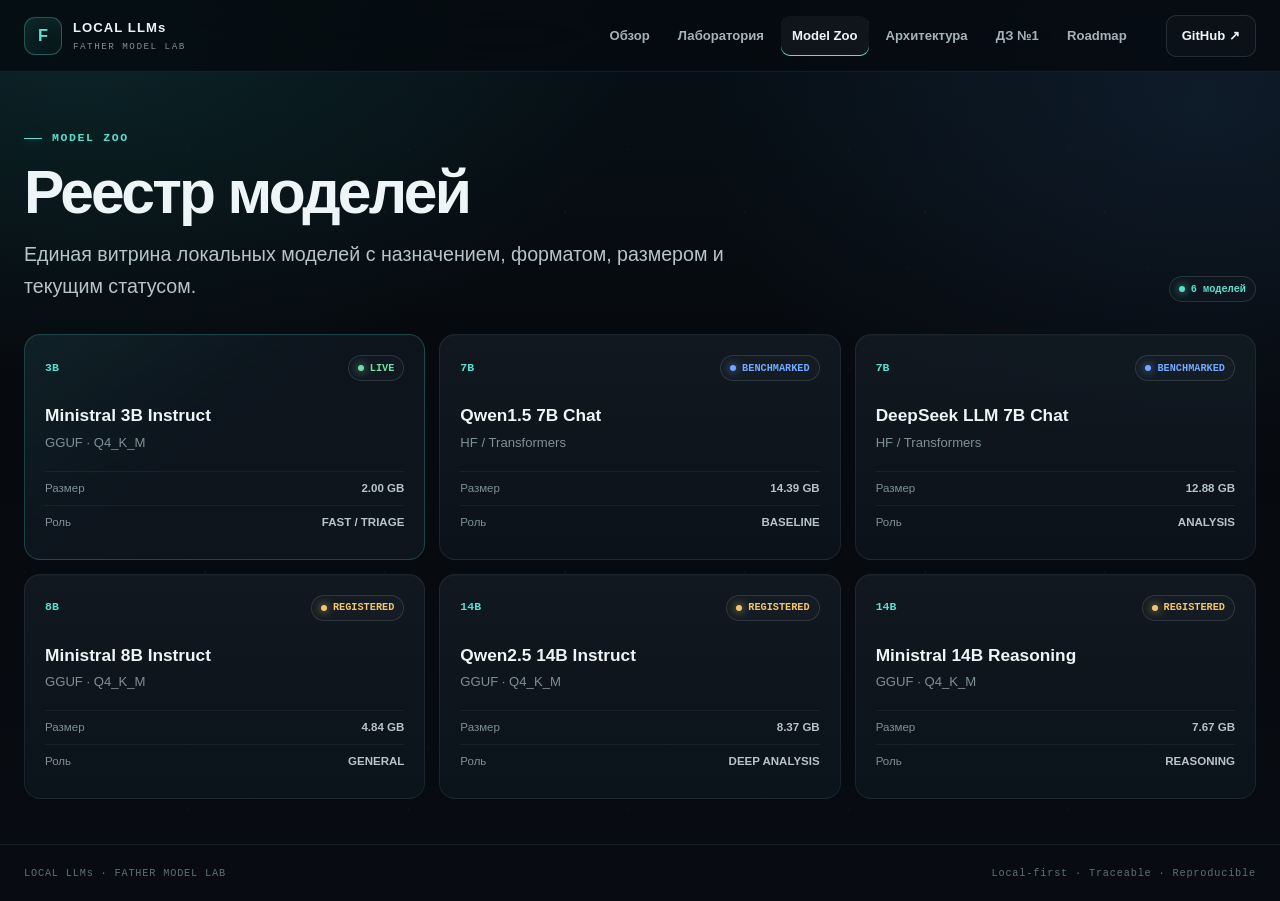
<file: site/models.html>
<!doctype html>
<html lang="ru" data-page="models">
<head>
  <meta charset="utf-8">
  <meta name="viewport" content="width=device-width,initial-scale=1">
  <meta name="theme-color" content="#06090d">
  <meta name="description" content="Local LLMs · FATHER Model Lab">
  <link rel="icon" href="./favicon.svg?v=2" type="image/svg+xml">
  <link rel="shortcut icon" href="./favicon.svg?v=2" type="image/svg+xml">
  <title>Model Zoo · Local LLMs</title>
  <link rel="stylesheet" href="./assets/css/tokens.css">
  <link rel="stylesheet" href="./assets/css/base.css">
  <link rel="stylesheet" href="./assets/css/components.css">
  <link rel="stylesheet" href="./assets/css/pages.css">
</head>
<body>
<header class="site-header">
  <div class="shell header-inner">
    <a class="brand" href="./index.html" aria-label="Local LLMs home">
      <span class="brand-mark">F</span>
      <span>
        <strong>LOCAL LLMs</strong>
        <small>FATHER MODEL LAB</small>
      </span>
    </a>
    <nav class="nav" aria-label="Основная навигация">
      <a data-nav="home" href="./index.html">Обзор</a>
      <a data-nav="lab" href="./lab.html">Лаборатория</a>
      <a data-nav="models" href="./models.html">Model Zoo</a>
      <a data-nav="architecture" href="./architecture.html">Архитектура</a>
      <a data-nav="dz1" href="./dz1.html">ДЗ №1</a>
      <a data-nav="roadmap" href="./roadmap.html">Roadmap</a>
    </nav>
    <a class="button header-github" href="https://github.com/VictorKVS/Local-LLMs" target="_blank" rel="noreferrer">GitHub ↗</a>
  </div>
</header>
<main class="shell page">
  <div class="page-head">
    <div class="page-copy">
      <div class="eyebrow">Model Zoo</div>
      <h1>Реестр моделей</h1>
      <p class="lead">Единая витрина локальных моделей с назначением, форматом, размером и текущим статусом.</p>
    </div>
    <span class="badge badge-mint">6 моделей</span>
  </div>

  <section class="model-grid">
    <article class="card card-accent model-card">
      <div class="model-head"><span class="model-class">3B</span><span class="badge badge-live">LIVE</span></div>
      <h3>Ministral 3B Instruct</h3><p>GGUF · Q4_K_M</p>
      <dl class="model-meta"><div><dt>Размер</dt><dd>2.00 GB</dd></div><div><dt>Роль</dt><dd>FAST / TRIAGE</dd></div></dl>
    </article>

    <article class="card model-card">
      <div class="model-head"><span class="model-class">7B</span><span class="badge badge-info">BENCHMARKED</span></div>
      <h3>Qwen1.5 7B Chat</h3><p>HF / Transformers</p>
      <dl class="model-meta"><div><dt>Размер</dt><dd>14.39 GB</dd></div><div><dt>Роль</dt><dd>BASELINE</dd></div></dl>
    </article>

    <article class="card model-card">
      <div class="model-head"><span class="model-class">7B</span><span class="badge badge-info">BENCHMARKED</span></div>
      <h3>DeepSeek LLM 7B Chat</h3><p>HF / Transformers</p>
      <dl class="model-meta"><div><dt>Размер</dt><dd>12.88 GB</dd></div><div><dt>Роль</dt><dd>ANALYSIS</dd></div></dl>
    </article>

    <article class="card model-card">
      <div class="model-head"><span class="model-class">8B</span><span class="badge badge-ready">REGISTERED</span></div>
      <h3>Ministral 8B Instruct</h3><p>GGUF · Q4_K_M</p>
      <dl class="model-meta"><div><dt>Размер</dt><dd>4.84 GB</dd></div><div><dt>Роль</dt><dd>GENERAL</dd></div></dl>
    </article>

    <article class="card model-card">
      <div class="model-head"><span class="model-class">14B</span><span class="badge badge-ready">REGISTERED</span></div>
      <h3>Qwen2.5 14B Instruct</h3><p>GGUF · Q4_K_M</p>
      <dl class="model-meta"><div><dt>Размер</dt><dd>8.37 GB</dd></div><div><dt>Роль</dt><dd>DEEP ANALYSIS</dd></div></dl>
    </article>

    <article class="card model-card">
      <div class="model-head"><span class="model-class">14B</span><span class="badge badge-ready">REGISTERED</span></div>
      <h3>Ministral 14B Reasoning</h3><p>GGUF · Q4_K_M</p>
      <dl class="model-meta"><div><dt>Размер</dt><dd>7.67 GB</dd></div><div><dt>Роль</dt><dd>REASONING</dd></div></dl>
    </article>
  </section>
</main>
<footer class="site-footer">
  <div class="shell footer-inner">
    <span>LOCAL LLMs · FATHER MODEL LAB</span>
    <span>Local-first · Traceable · Reproducible</span>
  </div>
</footer>
<script src="./assets/js/app.js"></script>
</body>
</html>
</file>
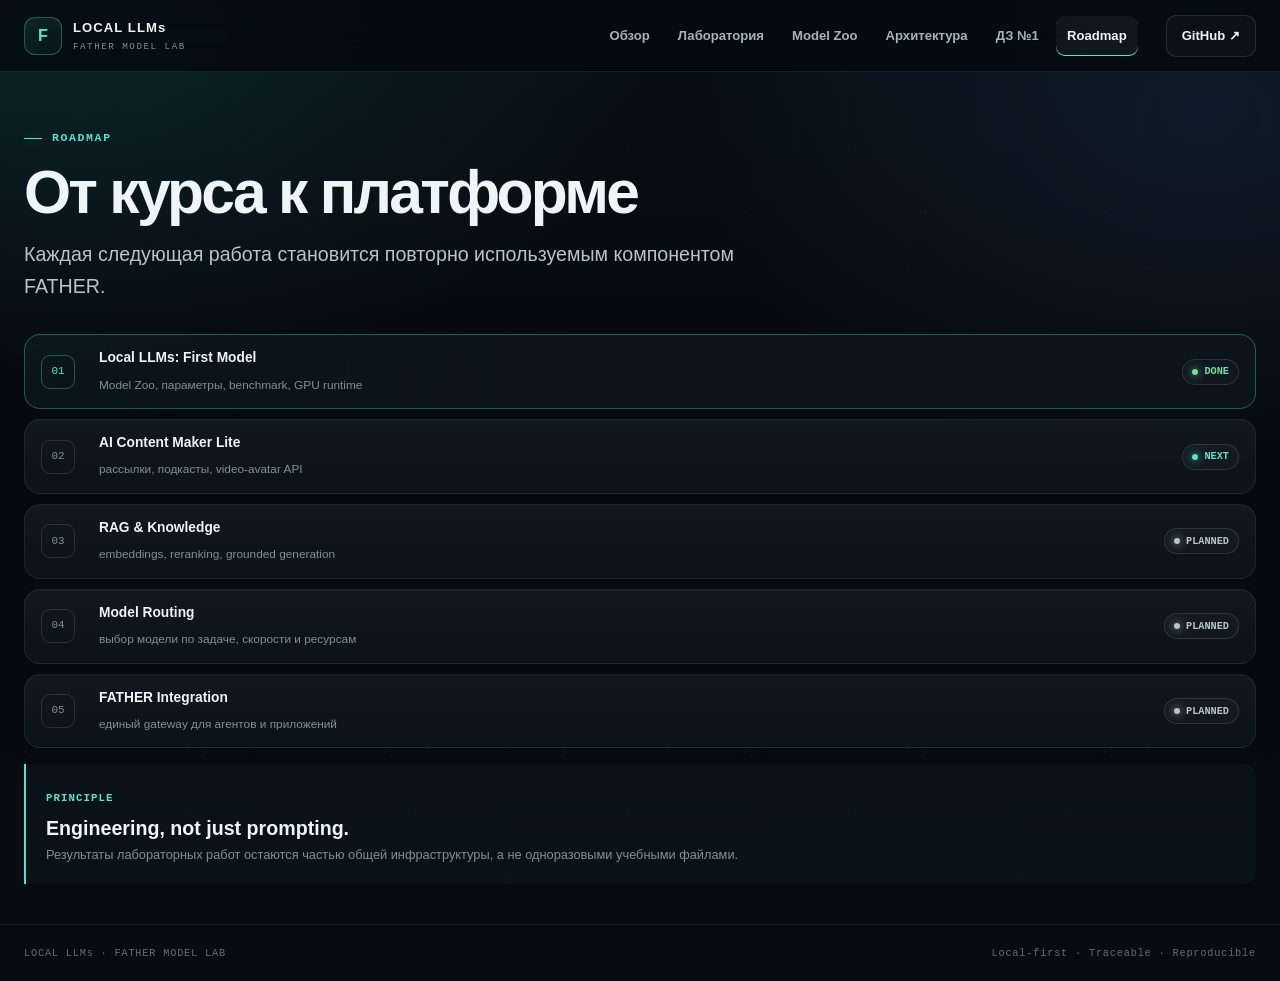
<file: site/roadmap.html>
<!doctype html>
<html lang="ru" data-page="roadmap">
<head>
  <meta charset="utf-8">
  <meta name="viewport" content="width=device-width,initial-scale=1">
  <meta name="theme-color" content="#06090d">
  <meta name="description" content="Local LLMs · FATHER Model Lab">
  <link rel="icon" href="./favicon.svg?v=2" type="image/svg+xml">
  <link rel="shortcut icon" href="./favicon.svg?v=2" type="image/svg+xml">
  <title>Roadmap · Local LLMs</title>
  <link rel="stylesheet" href="./assets/css/tokens.css">
  <link rel="stylesheet" href="./assets/css/base.css">
  <link rel="stylesheet" href="./assets/css/components.css">
  <link rel="stylesheet" href="./assets/css/pages.css">
</head>
<body>
<header class="site-header">
  <div class="shell header-inner">
    <a class="brand" href="./index.html" aria-label="Local LLMs home">
      <span class="brand-mark">F</span>
      <span>
        <strong>LOCAL LLMs</strong>
        <small>FATHER MODEL LAB</small>
      </span>
    </a>
    <nav class="nav" aria-label="Основная навигация">
      <a data-nav="home" href="./index.html">Обзор</a>
      <a data-nav="lab" href="./lab.html">Лаборатория</a>
      <a data-nav="models" href="./models.html">Model Zoo</a>
      <a data-nav="architecture" href="./architecture.html">Архитектура</a>
      <a data-nav="dz1" href="./dz1.html">ДЗ №1</a>
      <a data-nav="roadmap" href="./roadmap.html">Roadmap</a>
    </nav>
    <a class="button header-github" href="https://github.com/VictorKVS/Local-LLMs" target="_blank" rel="noreferrer">GitHub ↗</a>
  </div>
</header>
<main class="shell page">
  <div class="page-head">
    <div class="page-copy">
      <div class="eyebrow">Roadmap</div>
      <h1>От курса к платформе</h1>
      <p class="lead">Каждая следующая работа становится повторно используемым компонентом FATHER.</p>
    </div>
  </div>

  <section class="timeline">
    <article class="card timeline-item active"><span class="timeline-no">01</span><div class="timeline-copy"><strong>Local LLMs: First Model</strong><small>Model Zoo, параметры, benchmark, GPU runtime</small></div><span class="badge badge-live">DONE</span></article>
    <article class="card timeline-item"><span class="timeline-no">02</span><div class="timeline-copy"><strong>AI Content Maker Lite</strong><small>рассылки, подкасты, video-avatar API</small></div><span class="badge badge-mint">NEXT</span></article>
    <article class="card timeline-item"><span class="timeline-no">03</span><div class="timeline-copy"><strong>RAG & Knowledge</strong><small>embeddings, reranking, grounded generation</small></div><span class="badge">PLANNED</span></article>
    <article class="card timeline-item"><span class="timeline-no">04</span><div class="timeline-copy"><strong>Model Routing</strong><small>выбор модели по задаче, скорости и ресурсам</small></div><span class="badge">PLANNED</span></article>
    <article class="card timeline-item"><span class="timeline-no">05</span><div class="timeline-copy"><strong>FATHER Integration</strong><small>единый gateway для агентов и приложений</small></div><span class="badge">PLANNED</span></article>
  </section>

  <section class="principle">
    <span class="label" style="color:var(--mint)">Principle</span>
    <h3>Engineering, not just prompting.</h3>
    <p>Результаты лабораторных работ остаются частью общей инфраструктуры, а не одноразовыми учебными файлами.</p>
  </section>
</main>
<footer class="site-footer">
  <div class="shell footer-inner">
    <span>LOCAL LLMs · FATHER MODEL LAB</span>
    <span>Local-first · Traceable · Reproducible</span>
  </div>
</footer>
<script src="./assets/js/app.js"></script>
</body>
</html>
</file>
<file: site/assets/css/tokens.css>
:root {
  color-scheme: dark;

  --bg-0: #06090d;
  --bg-1: #091018;
  --bg-2: #0d151e;
  --surface-1: rgba(13, 21, 30, 0.82);
  --surface-2: rgba(17, 27, 38, 0.88);
  --surface-3: rgba(24, 36, 49, 0.76);

  --text-1: #eef5f6;
  --text-2: #b7c4c9;
  --text-3: #7f9098;

  --mint: #58e1cf;
  --mint-strong: #31cdb8;
  --blue: #72a8ff;
  --green: #78dda0;
  --amber: #f1c66f;
  --red: #ff7e8f;

  --line-soft: rgba(219, 242, 245, 0.08);
  --line: rgba(219, 242, 245, 0.13);
  --line-mint: rgba(88, 225, 207, 0.32);

  --shadow-lg: 0 28px 80px rgba(0, 0, 0, 0.28);
  --shadow-mint: 0 0 50px rgba(88, 225, 207, 0.08);

  --radius-sm: 10px;
  --radius-md: 16px;
  --radius-lg: 24px;

  --space-1: 4px;
  --space-2: 8px;
  --space-3: 12px;
  --space-4: 16px;
  --space-5: 24px;
  --space-6: 32px;
  --space-7: 40px;
  --space-8: 48px;
  --space-9: 64px;
  --space-10: 80px;

  --container: 1240px;
  --header-h: 72px;

  --font-ui: Inter, ui-sans-serif, -apple-system, BlinkMacSystemFont, "Segoe UI", sans-serif;
  --font-mono: "Cascadia Code", "JetBrains Mono", "SFMono-Regular", Consolas, monospace;

  --step--1: clamp(0.76rem, 0.74rem + 0.08vw, 0.82rem);
  --step-0: clamp(0.94rem, 0.91rem + 0.14vw, 1.04rem);
  --step-1: clamp(1.08rem, 1.02rem + 0.26vw, 1.24rem);
  --step-2: clamp(1.28rem, 1.18rem + 0.46vw, 1.56rem);
  --step-3: clamp(1.62rem, 1.44rem + 0.82vw, 2.08rem);
  --step-4: clamp(2.08rem, 1.80rem + 1.25vw, 2.82rem);
  --step-5: clamp(2.70rem, 2.28rem + 1.88vw, 3.90rem);
}
</file>
<file: site/assets/css/base.css>
*,
*::before,
*::after { box-sizing: border-box; }

html {
  min-width: 320px;
  background: var(--bg-0);
  scroll-behavior: smooth;
}

body {
  margin: 0;
  min-height: 100vh;
  color: var(--text-1);
  font-family: var(--font-ui);
  font-size: var(--step-0);
  line-height: 1.62;
  text-rendering: optimizeLegibility;
  background:
    radial-gradient(900px 520px at 6% 5%, rgba(44, 181, 164, 0.12), transparent 64%),
    radial-gradient(760px 560px at 94% 12%, rgba(71, 118, 191, 0.12), transparent 67%),
    linear-gradient(180deg, #071017 0%, var(--bg-0) 44%, #080c12 100%);
  overflow-x: hidden;
}

body::before {
  content: "";
  position: fixed;
  inset: 0;
  pointer-events: none;
  opacity: 0.28;
  background-image:
    linear-gradient(rgba(255,255,255,0.018) 1px, transparent 1px),
    linear-gradient(90deg, rgba(255,255,255,0.018) 1px, transparent 1px);
  background-size: 40px 40px;
  mask-image: linear-gradient(to bottom, black, transparent 85%);
}

body::after {
  content: "";
  position: fixed;
  inset: 0;
  pointer-events: none;
  background:
    radial-gradient(circle at 14% 18%, rgba(88,225,207,0.10) 0 1px, transparent 1.8px),
    radial-gradient(circle at 78% 12%, rgba(114,168,255,0.08) 0 1px, transparent 1.8px),
    radial-gradient(circle at 86% 68%, rgba(88,225,207,0.07) 0 1px, transparent 1.8px);
  background-size: 180px 180px, 240px 240px, 220px 220px;
  opacity: .45;
}

a { color: inherit; text-decoration: none; }
button, input, textarea, select { font: inherit; }

img, svg { display: block; max-width: 100%; }

::selection {
  color: #06100f;
  background: var(--mint);
}

:focus-visible {
  outline: 2px solid var(--mint);
  outline-offset: 3px;
  border-radius: 6px;
}

.shell {
  width: min(var(--container), calc(100% - 48px));
  margin-inline: auto;
  position: relative;
  z-index: 1;
}

main {
  position: relative;
  z-index: 1;
}

.page {
  min-height: calc(100svh - var(--header-h) - 56px);
  padding-block: var(--space-8) var(--space-7);
}

.page-head {
  display: flex;
  align-items: end;
  justify-content: space-between;
  gap: var(--space-6);
  margin-bottom: var(--space-6);
}

.page-copy {
  max-width: 760px;
}

.eyebrow {
  display: inline-flex;
  align-items: center;
  gap: 10px;
  margin-bottom: 14px;
  color: var(--mint);
  font-family: var(--font-mono);
  font-size: 0.72rem;
  font-weight: 700;
  letter-spacing: 0.14em;
  text-transform: uppercase;
}

.eyebrow::before {
  content: "";
  width: 18px;
  height: 1px;
  background: var(--mint);
  box-shadow: 0 0 12px rgba(88,225,207,.45);
}

h1, h2, h3, p { margin-top: 0; }

h1 {
  margin-bottom: 14px;
  font-size: var(--step-5);
  line-height: 1.02;
  letter-spacing: -0.045em;
  font-weight: 760;
}

h2 {
  font-size: var(--step-3);
  line-height: 1.12;
  letter-spacing: -0.028em;
}

h3 {
  font-size: var(--step-1);
  line-height: 1.25;
}

.lead {
  max-width: 68ch;
  margin-bottom: 0;
  color: var(--text-2);
  font-size: var(--step-1);
  line-height: 1.65;
}

.muted { color: var(--text-3); }
.mono { font-family: var(--font-mono); }

@media (max-width: 760px) {
  .shell { width: min(100% - 28px, var(--container)); }
  .page { padding-block: var(--space-6); }
  .page-head { align-items: start; flex-direction: column; gap: var(--space-4); }
}

@media (prefers-reduced-motion: reduce) {
  *, *::before, *::after {
    scroll-behavior: auto !important;
    transition: none !important;
    animation: none !important;
  }
}
</file>
<file: site/assets/css/components.css>
.site-header {
  position: sticky;
  top: 0;
  z-index: 20;
  height: var(--header-h);
  border-bottom: 1px solid var(--line-soft);
  background: rgba(6, 9, 13, 0.78);
  backdrop-filter: blur(18px) saturate(130%);
}

.header-inner {
  height: 100%;
  display: flex;
  align-items: center;
  gap: 28px;
}

.brand {
  display: flex;
  align-items: center;
  gap: 11px;
  margin-right: auto;
  min-width: max-content;
}

.brand-mark {
  width: 38px;
  height: 38px;
  display: grid;
  place-items: center;
  border: 1px solid var(--line-mint);
  border-radius: 11px;
  color: var(--mint);
  background: linear-gradient(145deg, rgba(88,225,207,.10), rgba(88,225,207,.02));
  box-shadow: inset 0 0 20px rgba(88,225,207,.05);
  font-weight: 800;
}

.brand strong {
  display: block;
  font-size: .82rem;
  letter-spacing: .08em;
}

.brand small {
  display: block;
  margin-top: 1px;
  color: var(--text-3);
  font-family: var(--font-mono);
  font-size: .58rem;
  letter-spacing: .16em;
}

.nav {
  display: flex;
  align-items: center;
  gap: 6px;
}

.nav a {
  min-height: 40px;
  display: inline-flex;
  align-items: center;
  padding: 0 11px;
  border-radius: 9px;
  color: #a5b4ba;
  font-size: .82rem;
  font-weight: 600;
  transition: color .18s ease, background .18s ease;
}

.nav a:hover,
.nav a[aria-current="page"] {
  color: var(--text-1);
  background: rgba(255,255,255,.045);
}

.nav a[aria-current="page"] {
  box-shadow: inset 0 -1px 0 var(--mint);
}

.button {
  min-height: 42px;
  display: inline-flex;
  align-items: center;
  justify-content: center;
  gap: 8px;
  padding: 0 15px;
  border: 1px solid var(--line);
  border-radius: 10px;
  color: var(--text-1);
  background: rgba(255,255,255,.025);
  font-size: .82rem;
  font-weight: 700;
  transition: transform .16s ease, border-color .16s ease, background .16s ease;
}

.button:hover {
  transform: translateY(-1px);
  border-color: rgba(88,225,207,.28);
  background: rgba(88,225,207,.05);
}

.button-primary {
  border-color: transparent;
  color: #06100f;
  background: var(--mint);
}

.button-primary:hover {
  border-color: transparent;
  background: #6cebd9;
}

.button-row {
  display: flex;
  flex-wrap: wrap;
  gap: 10px;
}

.card {
  border: 1px solid var(--line-soft);
  border-radius: var(--radius-md);
  background:
    linear-gradient(180deg, rgba(255,255,255,.025), transparent),
    var(--surface-1);
  box-shadow: inset 0 1px 0 rgba(255,255,255,.015);
}

.card-accent {
  border-color: rgba(88,225,207,.22);
  background:
    linear-gradient(145deg, rgba(88,225,207,.065), rgba(13,21,30,.82) 46%),
    var(--surface-1);
}

.label {
  color: var(--text-3);
  font-family: var(--font-mono);
  font-size: .67rem;
  font-weight: 700;
  letter-spacing: .10em;
  text-transform: uppercase;
}

.badge {
  display: inline-flex;
  align-items: center;
  gap: 6px;
  min-height: 26px;
  padding: 0 9px;
  border: 1px solid var(--line);
  border-radius: 999px;
  color: var(--text-2);
  background: rgba(255,255,255,.02);
  font-family: var(--font-mono);
  font-size: .64rem;
  font-weight: 700;
}

.badge::before {
  content: "";
  width: 6px;
  height: 6px;
  border-radius: 50%;
  background: currentColor;
  box-shadow: 0 0 10px currentColor;
}

.badge-live { color: var(--green); }
.badge-ready { color: var(--amber); }
.badge-info { color: var(--blue); }
.badge-mint { color: var(--mint); }

.metric-value {
  display: block;
  margin-top: 8px;
  font-size: var(--step-3);
  line-height: 1;
  letter-spacing: -0.04em;
  font-weight: 760;
}

.metric-unit {
  margin-left: 4px;
  color: var(--text-3);
  font-size: .72rem;
  letter-spacing: 0;
}

.progress {
  height: 5px;
  margin-top: 16px;
  overflow: hidden;
  border-radius: 999px;
  background: #17232d;
}

.progress > i {
  display: block;
  height: 100%;
  border-radius: inherit;
  background: linear-gradient(90deg, var(--mint-strong), var(--mint));
}

.site-footer {
  min-height: 56px;
  border-top: 1px solid var(--line-soft);
  color: #5f6f76;
  font-family: var(--font-mono);
  font-size: .64rem;
  letter-spacing: .08em;
}

.footer-inner {
  min-height: 56px;
  display: flex;
  align-items: center;
  justify-content: space-between;
  gap: 20px;
}

@media (max-width: 980px) {
  .nav { display: none; }
}

@media (max-width: 620px) {
  .header-github { display: none; }
  .footer-inner { align-items: start; flex-direction: column; padding-block: 16px; }
}
</file>
<file: site/assets/css/pages.css>
/* HOME */
.hero {
  min-height: calc(100svh - var(--header-h) - 104px);
  display: grid;
  grid-template-columns: minmax(0, 1.04fr) minmax(380px, .76fr);
  align-items: center;
  gap: clamp(40px, 7vw, 88px);
  padding-block: 48px 56px;
}

.hero h1 { max-width: 760px; }
.hero h1 span { color: #76858e; }

.hero-console {
  overflow: hidden;
  border: 1px solid rgba(88,225,207,.18);
  border-radius: 18px;
  background: rgba(7, 12, 17, .90);
  box-shadow: var(--shadow-lg), var(--shadow-mint);
}

.console-bar {
  min-height: 42px;
  display: flex;
  align-items: center;
  gap: 7px;
  padding: 0 15px;
  border-bottom: 1px solid var(--line-soft);
  background: rgba(255,255,255,.025);
}

.console-dot {
  width: 8px;
  height: 8px;
  border-radius: 50%;
  background: #33434d;
}

.console-title {
  margin-left: auto;
  color: #65757d;
  font-family: var(--font-mono);
  font-size: .64rem;
}

.hero-console pre {
  min-height: 305px;
  margin: 0;
  padding: 24px;
  overflow: auto;
  color: #bdcbd0;
  font: 500 .76rem/1.78 var(--font-mono);
}

.hero-console .ok { color: var(--green); }
.hero-console .key { color: var(--mint); }

.home-metrics {
  display: grid;
  grid-template-columns: repeat(4, 1fr);
  gap: 12px;
  margin-bottom: 40px;
}

.home-metrics .card {
  min-height: 110px;
  padding: 18px;
}

/* LAB */
.lab-grid {
  display: grid;
  grid-template-columns: repeat(4, 1fr);
  gap: 14px;
}

.lab-card {
  min-height: 176px;
  padding: 20px;
}

.lab-card h3 {
  margin: 22px 0 4px;
  font-size: 1.18rem;
}

.lab-card p,
.lab-card small { color: var(--text-3); }

.pipeline-card {
  margin-top: 14px;
  padding: 20px;
}

.pipeline-row {
  display: grid;
  grid-template-columns: repeat(9, auto);
  align-items: center;
  justify-content: start;
  gap: 8px;
  margin-top: 18px;
}

.pipe-node {
  min-height: 38px;
  display: inline-flex;
  align-items: center;
  padding: 0 11px;
  border: 1px solid var(--line);
  border-radius: 9px;
  color: var(--text-2);
  background: rgba(255,255,255,.02);
  font-family: var(--font-mono);
  font-size: .68rem;
}

.pipe-arrow { color: #54656d; }

/* MODEL ZOO */
.model-grid {
  display: grid;
  grid-template-columns: repeat(3, 1fr);
  gap: 14px;
}

.model-card {
  min-height: 208px;
  padding: 20px;
}

.model-head {
  display: flex;
  align-items: center;
  justify-content: space-between;
  gap: 12px;
}

.model-class {
  color: var(--mint);
  font-family: var(--font-mono);
  font-size: .72rem;
  font-weight: 800;
}

.model-card h3 {
  margin: 24px 0 5px;
  font-size: 1.08rem;
}

.model-card > p {
  color: var(--text-3);
  font-size: .82rem;
}

.model-meta {
  margin: 18px 0 0;
}

.model-meta div {
  display: flex;
  justify-content: space-between;
  gap: 18px;
  padding: 7px 0;
  border-top: 1px solid rgba(255,255,255,.055);
}

.model-meta dt {
  color: var(--text-3);
  font-size: .72rem;
}

.model-meta dd {
  margin: 0;
  color: var(--text-2);
  font-size: .72rem;
  font-weight: 700;
}

/* ARCHITECTURE */
.arch-board {
  padding: 26px;
}

.arch-flow {
  display: grid;
  grid-template-columns: 1fr auto 1fr auto 1fr auto 1fr auto 1fr;
  align-items: center;
  gap: 8px;
}

.arch-node {
  min-height: 84px;
  display: grid;
  place-items: center;
  align-content: center;
  padding: 14px;
  border: 1px solid var(--line);
  border-radius: 12px;
  text-align: center;
  background: rgba(5, 10, 14, .72);
}

.arch-node strong {
  font-family: var(--font-mono);
  font-size: .69rem;
}

.arch-node small {
  margin-top: 4px;
  color: var(--text-3);
  font-size: .68rem;
}

.arch-node.accent {
  border-color: var(--line-mint);
  background: rgba(88,225,207,.045);
}

.arch-arrow {
  color: #56666d;
  font-family: var(--font-mono);
}

.arch-caps {
  display: grid;
  grid-template-columns: repeat(4, 1fr);
  gap: 12px;
  margin-top: 22px;
}

.arch-cap {
  min-height: 150px;
  padding: 18px;
}

.arch-cap .cap-no {
  color: var(--mint);
  font-family: var(--font-mono);
  font-size: .66rem;
  font-weight: 800;
}

.arch-cap h3 { margin: 20px 0 7px; }
.arch-cap p { margin-bottom: 0; color: var(--text-3); font-size: .78rem; }

/* DZ1 */
.experiment-grid {
  display: grid;
  grid-template-columns: repeat(3, 1fr);
  gap: 14px;
}

.experiment {
  min-height: 184px;
  padding: 20px;
}

.experiment .no {
  color: var(--mint);
  font-family: var(--font-mono);
  font-size: .68rem;
  font-weight: 800;
}

.experiment h3 { margin: 20px 0 8px; }
.experiment p { color: var(--text-3); font-size: .80rem; }

.chips {
  display: flex;
  flex-wrap: wrap;
  gap: 7px;
  margin-top: 16px;
}

.chip {
  display: inline-flex;
  min-height: 28px;
  align-items: center;
  padding: 0 9px;
  border: 1px solid var(--line);
  border-radius: 8px;
  color: var(--text-2);
  font-family: var(--font-mono);
  font-size: .66rem;
}

.question-grid {
  display: grid;
  grid-template-columns: 1fr 1fr;
  gap: 14px;
  margin-top: 14px;
}

.question {
  min-height: 120px;
  padding: 18px;
}

.question .label { color: var(--mint); }
.question p { margin: 12px 0 0; color: var(--text-2); font-size: .82rem; }

.result-strip {
  display: grid;
  grid-template-columns: repeat(5, 1fr);
  margin-top: 14px;
  overflow: hidden;
}

.result-strip > div {
  min-height: 80px;
  padding: 15px;
  border-right: 1px solid var(--line-soft);
}

.result-strip > div:last-child { border-right: 0; }
.result-strip strong { display: block; margin-top: 7px; font-size: .92rem; }

/* ROADMAP */
.timeline {
  display: grid;
  gap: 10px;
}

.timeline-item {
  min-height: 70px;
  display: grid;
  grid-template-columns: 42px 1fr auto;
  align-items: center;
  gap: 16px;
  padding: 12px 16px;
}

.timeline-item.active {
  border-color: var(--line-mint);
  background: linear-gradient(90deg, rgba(88,225,207,.055), rgba(13,21,30,.82) 45%);
}

.timeline-no {
  width: 34px;
  height: 34px;
  display: grid;
  place-items: center;
  border: 1px solid var(--line);
  border-radius: 9px;
  color: var(--text-3);
  font-family: var(--font-mono);
  font-size: .68rem;
}

.timeline-item.active .timeline-no {
  color: var(--mint);
  border-color: var(--line-mint);
}

.timeline-copy strong { display: block; font-size: .86rem; }
.timeline-copy small { color: var(--text-3); font-size: .74rem; }

.principle {
  margin-top: 16px;
  padding: 18px 20px;
  border-left: 2px solid var(--mint);
  border-radius: 0 12px 12px 0;
  background: rgba(88,225,207,.035);
}

.principle h3 { margin: 7px 0 5px; }
.principle p { margin-bottom: 0; color: var(--text-3); font-size: .8rem; }

/* SCREENSHOT MODE */
html.shot .site-header,
html.shot .site-footer {
  display: none;
}

html.shot .page {
  min-height: 100svh;
  display: flex;
  flex-direction: column;
  justify-content: center;
  padding-block: 32px;
}

html.shot .hero {
  min-height: 100svh;
}

@media (max-width: 980px) {
  .hero { grid-template-columns: 1fr; min-height: auto; }
  .home-metrics,
  .lab-grid,
  .arch-caps { grid-template-columns: repeat(2, 1fr); }
  .model-grid { grid-template-columns: repeat(2, 1fr); }
  .arch-flow { grid-template-columns: 1fr; }
  .arch-arrow { text-align: center; transform: rotate(90deg); }
}

@media (max-width: 720px) {
  .home-metrics,
  .lab-grid,
  .model-grid,
  .arch-caps,
  .experiment-grid,
  .question-grid,
  .result-strip {
    grid-template-columns: 1fr;
  }

  .pipeline-row {
    grid-template-columns: 1fr;
  }

  .pipe-arrow { text-align: center; transform: rotate(90deg); }

  .result-strip > div {
    border-right: 0;
    border-bottom: 1px solid var(--line-soft);
  }

  .result-strip > div:last-child { border-bottom: 0; }
}
</file>
<file: site/assets/css/dz1-report.css>
/* DZ1 REPORT PAGES */

.dz-subnav {
  display: flex;
  flex-wrap: wrap;
  gap: 8px;
  margin: -6px 0 28px;
}

.dz-subnav a {
  min-height: 36px;
  display: inline-flex;
  align-items: center;
  padding: 0 11px;
  border: 1px solid var(--line-soft);
  border-radius: 9px;
  color: var(--text-3);
  background: rgba(255,255,255,.018);
  font-size: .74rem;
  font-weight: 650;
}

.dz-subnav a:hover,
.dz-subnav a[aria-current="page"] {
  color: var(--text-1);
  border-color: rgba(88,225,207,.26);
  background: rgba(88,225,207,.045);
}

.source-line {
  margin-top: 18px;
  color: var(--text-3);
  font-family: var(--font-mono);
  font-size: .66rem;
}

.result-kpis {
  display: grid;
  grid-template-columns: repeat(4, 1fr);
  gap: 12px;
}

.result-kpi {
  min-height: 116px;
  padding: 17px;
}

.result-kpi strong {
  display: block;
  margin-top: 9px;
  font-size: 1.8rem;
  line-height: 1;
  letter-spacing: -.035em;
}

.result-kpi small {
  display: block;
  margin-top: 8px;
  color: var(--text-3);
  font-size: .72rem;
}

.compare-grid {
  display: grid;
  grid-template-columns: 1fr 1fr;
  gap: 14px;
  margin-top: 14px;
}

.compare-card {
  padding: 20px;
}

.compare-head {
  display: flex;
  justify-content: space-between;
  align-items: center;
  gap: 16px;
  margin-bottom: 18px;
}

.compare-head h3 { margin: 0; }

.compare-row {
  display: grid;
  grid-template-columns: 130px 1fr 68px;
  align-items: center;
  gap: 10px;
  min-height: 32px;
  border-top: 1px solid rgba(255,255,255,.05);
}

.compare-row:first-of-type { border-top: 0; }

.compare-row span {
  color: var(--text-3);
  font-size: .72rem;
}

.compare-row b {
  text-align: right;
  font-size: .76rem;
}

.mini-meter {
  height: 5px;
  overflow: hidden;
  border-radius: 99px;
  background: #17232d;
}

.mini-meter i {
  display: block;
  height: 100%;
  border-radius: inherit;
  background: linear-gradient(90deg, var(--mint-strong), var(--mint));
}

.audit-note {
  margin-top: 14px;
  padding: 14px 16px;
  border: 1px solid rgba(241,198,111,.18);
  border-radius: 12px;
  color: #c9baa0;
  background: rgba(241,198,111,.035);
  font-size: .76rem;
}

.example-grid {
  display: grid;
  grid-template-columns: 1fr 1fr;
  gap: 14px;
}

.example-card {
  min-height: 214px;
  padding: 19px;
}

.example-card h3 {
  margin: 12px 0 10px;
  font-size: .96rem;
}

.example-text {
  margin: 0;
  color: var(--text-2);
  font-size: .76rem;
  line-height: 1.58;
}

.example-meta {
  display: flex;
  flex-wrap: wrap;
  gap: 6px;
  margin-top: 14px;
}

.example-meta span {
  padding: 4px 7px;
  border: 1px solid var(--line-soft);
  border-radius: 7px;
  color: var(--text-3);
  font-family: var(--font-mono);
  font-size: .60rem;
}

.example-card.bad {
  border-color: rgba(255,126,143,.17);
}

.example-card.warn {
  border-color: rgba(241,198,111,.18);
}

.conclusion-grid {
  display: grid;
  grid-template-columns: repeat(2, 1fr);
  gap: 14px;
}

.conclusion {
  min-height: 170px;
  padding: 19px;
}

.conclusion .rank {
  color: var(--mint);
  font-family: var(--font-mono);
  font-size: .66rem;
  font-weight: 800;
}

.conclusion h3 {
  margin: 14px 0 8px;
  font-size: 1rem;
}

.conclusion p {
  margin: 0;
  color: var(--text-3);
  font-size: .76rem;
}

.takeaway {
  margin-top: 14px;
  padding: 18px 20px;
  border: 1px solid var(--line-mint);
  border-radius: 14px;
  background: linear-gradient(90deg, rgba(88,225,207,.055), rgba(13,21,30,.72));
}

.takeaway strong {
  display: block;
  margin-bottom: 5px;
  color: var(--mint);
  font-size: .82rem;
}

.takeaway p {
  margin: 0;
  color: var(--text-2);
  font-size: .78rem;
}

.param-table {
  width: 100%;
  border-collapse: collapse;
  overflow: hidden;
}

.param-table th,
.param-table td {
  padding: 10px 12px;
  border-bottom: 1px solid var(--line-soft);
  text-align: left;
  font-size: .71rem;
}

.param-table th {
  color: var(--text-3);
  font-family: var(--font-mono);
  font-weight: 700;
}

.param-table td:last-child,
.param-table th:last-child { text-align: right; }

.param-table tr:last-child td { border-bottom: 0; }

@media (max-width: 820px) {
  .result-kpis,
  .compare-grid,
  .example-grid,
  .conclusion-grid {
    grid-template-columns: 1fr;
  }
}

html.shot .dz-subnav {
  display: none;
}
</file>
